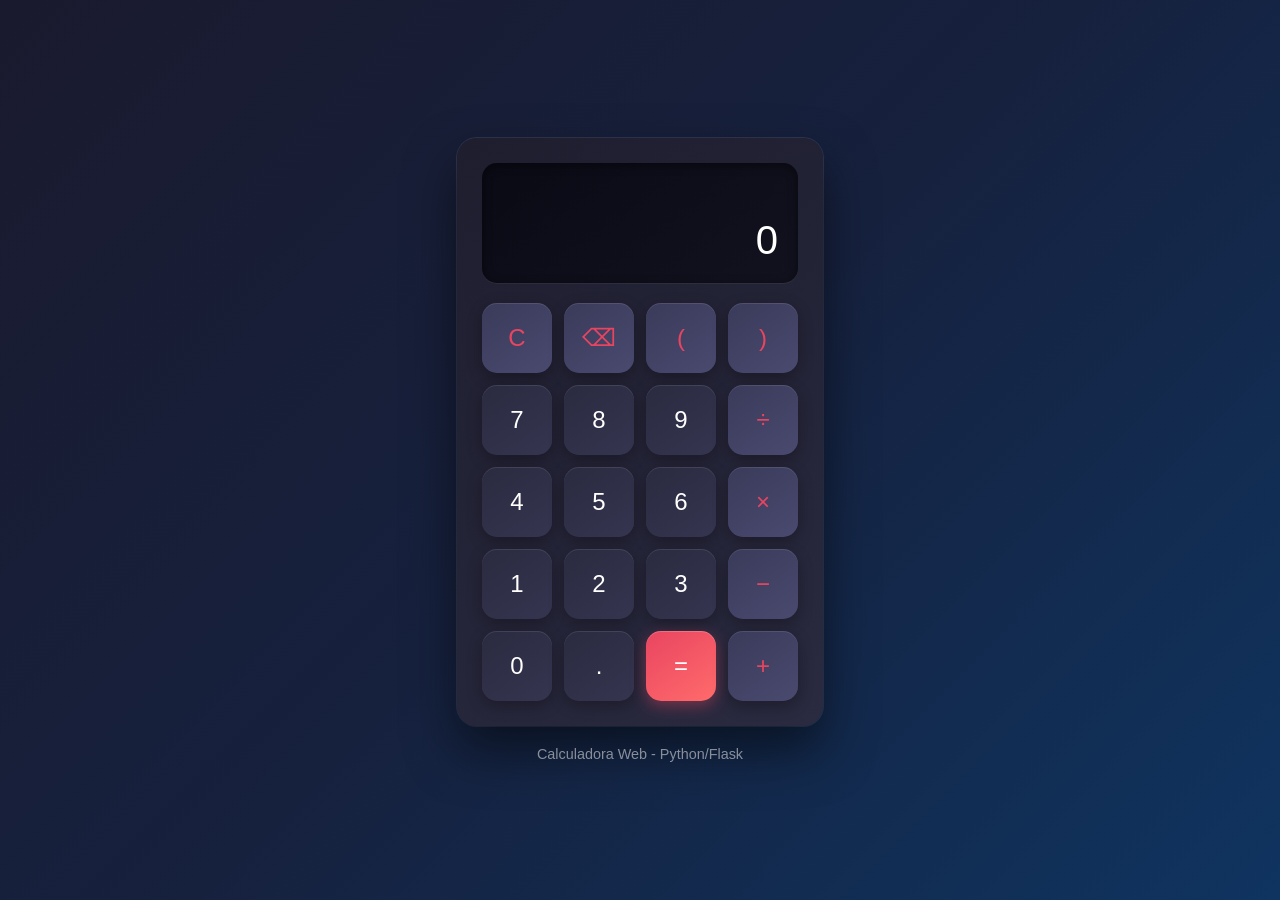
<file: calculadora-web/calculadora.html>
<!DOCTYPE html>
<html lang="pt-BR">
<head>
    <meta charset="UTF-8">
    <meta name="viewport" content="width=device-width, initial-scale=1.0">
    <title>Calculadora Web</title>
    <style>
        * {
            margin: 0;
            padding: 0;
            box-sizing: border-box;
        }

        body {
            font-family: 'Segoe UI', Tahoma, Geneva, Verdana, sans-serif;
            min-height: 100vh;
            display: flex;
            justify-content: center;
            align-items: center;
            background: linear-gradient(135deg, #1a1a2e 0%, #16213e 50%, #0f3460 100%);
        }

        .container {
            display: flex;
            flex-direction: column;
            align-items: center;
        }

        .calculadora {
            background: linear-gradient(145deg, #1e1e2f, #2a2a40);
            border-radius: 20px;
            padding: 25px;
            box-shadow: 0 25px 50px rgba(0, 0, 0, 0.5), 0 0 0 1px rgba(255, 255, 255, 0.1);
        }

        .display {
            background: linear-gradient(145deg, #0a0a15, #12121f);
            border-radius: 15px;
            padding: 20px;
            margin-bottom: 20px;
            text-align: right;
            min-height: 100px;
            display: flex;
            flex-direction: column;
            justify-content: flex-end;
            box-shadow: inset 0 2px 10px rgba(0, 0, 0, 0.5), 0 1px 0 rgba(255, 255, 255, 0.05);
        }

        .expressao {
            color: #888;
            font-size: 1.2rem;
            min-height: 30px;
            word-wrap: break-word;
            margin-bottom: 5px;
        }

        .resultado {
            color: #fff;
            font-size: 2.5rem;
            font-weight: 300;
            word-wrap: break-word;
        }

        .botoes {
            display: grid;
            grid-template-columns: repeat(4, 1fr);
            gap: 12px;
        }

        .btn {
            width: 70px;
            height: 70px;
            border: none;
            border-radius: 15px;
            font-size: 1.5rem;
            cursor: pointer;
            transition: all 0.2s ease;
            font-weight: 500;
        }

        .btn:hover {
            transform: translateY(-2px);
        }

        .btn:active {
            transform: translateY(1px);
        }

        .numero {
            background: linear-gradient(145deg, #2a2a40, #353550);
            color: #fff;
            box-shadow: 0 5px 15px rgba(0, 0, 0, 0.3), 0 1px 0 rgba(255, 255, 255, 0.1) inset;
        }

        .numero:hover {
            background: linear-gradient(145deg, #353550, #404060);
        }

        .operador {
            background: linear-gradient(145deg, #3a3a5a, #4a4a70);
            color: #e94560;
            box-shadow: 0 5px 15px rgba(0, 0, 0, 0.3), 0 1px 0 rgba(255, 255, 255, 0.1) inset;
        }

        .operador:hover {
            background: linear-gradient(145deg, #4a4a70, #5a5a80);
        }

        .igual {
            background: linear-gradient(145deg, #e94560, #ff6b6b);
            color: #fff;
            box-shadow: 0 5px 15px rgba(233, 69, 96, 0.4), 0 1px 0 rgba(255, 255, 255, 0.2) inset;
        }

        .igual:hover {
            background: linear-gradient(145deg, #ff6b6b, #ff8080);
            box-shadow: 0 8px 25px rgba(233, 69, 96, 0.6), 0 1px 0 rgba(255, 255, 255, 0.2) inset;
        }

        .creditos {
            margin-top: 20px;
            color: rgba(255, 255, 255, 0.5);
            font-size: 0.9rem;
        }

        @keyframes shake {
            0%, 100% { transform: translateX(0); }
            25% { transform: translateX(-5px); }
            75% { transform: translateX(5px); }
        }

        .erro {
            animation: shake 0.3s ease-in-out;
            color: #e94560 !important;
        }

        @media (max-width: 400px) {
            .calculadora { padding: 15px; }
            .btn { width: 60px; height: 60px; font-size: 1.3rem; }
            .resultado { font-size: 2rem; }
            .botoes { gap: 8px; }
        }
    </style>
</head>
<body>
    <div class="container">
        <div class="calculadora">
            <div class="display">
                <div class="expressao" id="expressao"></div>
                <div class="resultado" id="resultado">0</div>
            </div>

            <div class="botoes">
                <button class="btn operador" onclick="limpar()">C</button>
                <button class="btn operador" onclick="apagarUltimo()">&#9003;</button>
                <button class="btn operador" onclick="adicionarValor('(')">(</button>
                <button class="btn operador" onclick="adicionarValor(')')">)</button>

                <button class="btn numero" onclick="adicionarValor('7')">7</button>
                <button class="btn numero" onclick="adicionarValor('8')">8</button>
                <button class="btn numero" onclick="adicionarValor('9')">9</button>
                <button class="btn operador" onclick="adicionarValor('/')">÷</button>

                <button class="btn numero" onclick="adicionarValor('4')">4</button>
                <button class="btn numero" onclick="adicionarValor('5')">5</button>
                <button class="btn numero" onclick="adicionarValor('6')">6</button>
                <button class="btn operador" onclick="adicionarValor('*')">×</button>

                <button class="btn numero" onclick="adicionarValor('1')">1</button>
                <button class="btn numero" onclick="adicionarValor('2')">2</button>
                <button class="btn numero" onclick="adicionarValor('3')">3</button>
                <button class="btn operador" onclick="adicionarValor('-')">−</button>

                <button class="btn numero" onclick="adicionarValor('0')">0</button>
                <button class="btn numero" onclick="adicionarValor('.')">.</button>
                <button class="btn igual" onclick="calcular()">=</button>
                <button class="btn operador" onclick="adicionarValor('+')">+</button>
            </div>
        </div>

        <div class="creditos">
            Calculadora Web - Python/Flask
        </div>
    </div>

    <script>
        let expressaoAtual = '';
        let resultadoExibido = false;

        const expressaoEl = document.getElementById('expressao');
        const resultadoEl = document.getElementById('resultado');

        function adicionarValor(valor) {
            if (resultadoExibido && !isNaN(valor)) {
                expressaoAtual = '';
                resultadoExibido = false;
            }
            if (resultadoExibido && isNaN(valor)) {
                expressaoAtual = resultadoEl.textContent;
                resultadoExibido = false;
            }
            expressaoAtual += valor;
            atualizarDisplay();
        }

        function limpar() {
            expressaoAtual = '';
            resultadoEl.textContent = '0';
            expressaoEl.textContent = '';
            resultadoExibido = false;
        }

        function apagarUltimo() {
            expressaoAtual = expressaoAtual.slice(0, -1);
            atualizarDisplay();
        }

        function atualizarDisplay() {
            expressaoEl.textContent = expressaoAtual;
            if (expressaoAtual === '') {
                resultadoEl.textContent = '0';
            }
        }

        function calcular() {
            if (!expressaoAtual) return;
            try {
                // Validar expressão
                const permitidos = /^[0-9+\-*/.() ]+$/;
                if (!permitidos.test(expressaoAtual)) {
                    throw new Error('Expressão inválida');
                }

                let resultado = eval(expressaoAtual);

                if (typeof resultado === 'number' && !Number.isInteger(resultado)) {
                    resultado = parseFloat(resultado.toFixed(10));
                }

                expressaoEl.textContent = expressaoAtual + ' =';
                resultadoEl.textContent = resultado;
                expressaoAtual = resultado.toString();
                resultadoExibido = true;
            } catch (error) {
                mostrarErro('Erro');
            }
        }

        function mostrarErro(mensagem) {
            resultadoEl.textContent = mensagem;
            resultadoEl.classList.add('erro');
            setTimeout(() => {
                resultadoEl.classList.remove('erro');
                resultadoEl.textContent = expressaoAtual || '0';
            }, 1500);
        }

        document.addEventListener('keydown', (event) => {
            const key = event.key;
            if (/[0-9]/.test(key)) adicionarValor(key);
            else if (['+', '-', '*', '/', '.', '(', ')'].includes(key)) adicionarValor(key);
            else if (key === 'Enter') { event.preventDefault(); calcular(); }
            else if (key === 'Backspace') apagarUltimo();
            else if (key === 'Escape') limpar();
        });
    </script>
</body>
</html>
</file>
